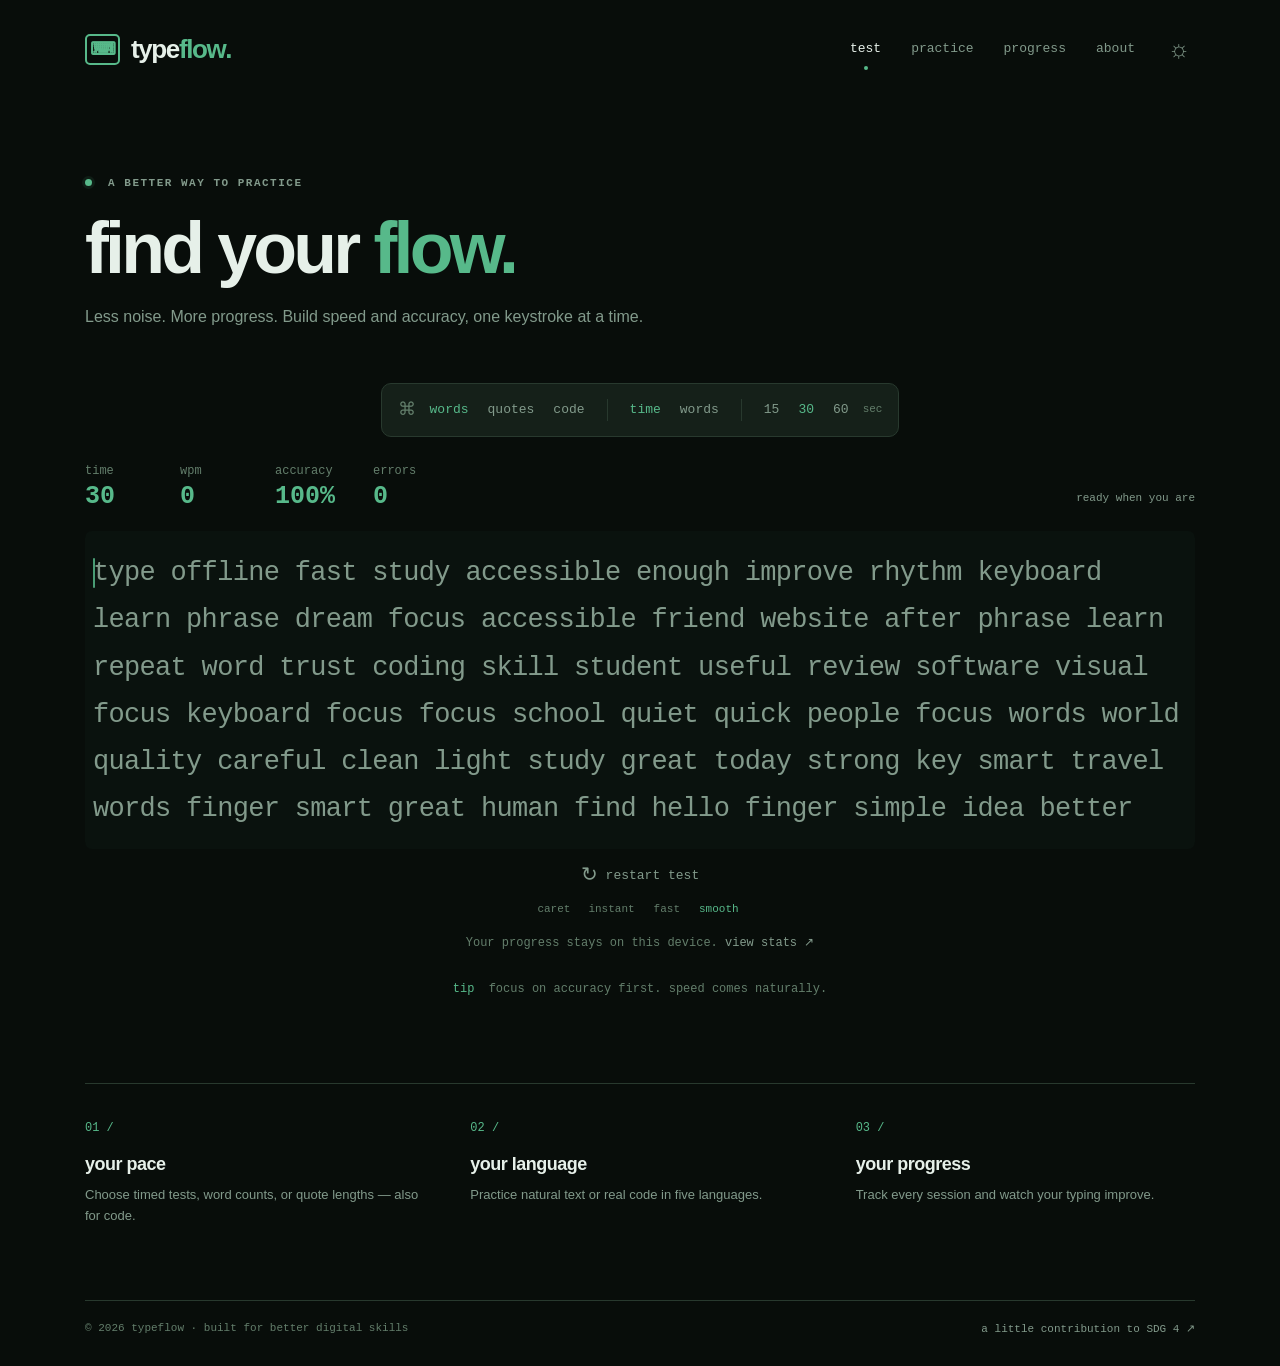
<file: index.html>
<!doctype html>
<html lang="en">
<head>
  <meta charset="utf-8">
  <meta name="viewport" content="width=device-width,initial-scale=1">
  <meta name="theme-color" content="#080d0a">
  <meta name="description" content="TypeFlow: a quiet place to practice touch typing and code typing. Track speed, accuracy, and improvement.">
  <title>TypeFlow — Find your flow.</title>
  <link rel="stylesheet" href="assets/style.css">
  <script defer src="assets/app.js"></script>
</head>
<body data-page="test">
  <div class="site-shell">
    <header class="site-header">
      <a class="brand" href="index.html" aria-label="TypeFlow home"><span class="brand-mark" aria-hidden="true">⌨</span>type<span class="accent">flow</span><span class="brand-period">.</span></a>
      <nav class="main-nav" aria-label="Main navigation">
        <a href="index.html" class="nav-link active" aria-current="page">test</a>
        <a href="practice.html" class="nav-link">practice</a>
        <a href="progress.html" class="nav-link">progress</a>
        <a href="about.html" class="nav-link">about</a>
      </nav>
      <button class="theme-toggle" type="button" data-theme-toggle aria-label="Switch color theme" title="Switch color theme">☼</button>
    </header>

    <main>
      <div class="intro intro-test"><p class="eyebrow"><span class="online-dot"></span> a better way to practice</p><h1>find your <em>flow.</em></h1><p>Less noise. More progress. Build speed and accuracy, one keystroke at a time.</p></div>

      <section class="test-app" aria-label="Typing test">
        <div class="settings-bar">
          <div class="settings-cluster" role="group" aria-label="Text type">
            <span class="settings-icon" aria-hidden="true">⌘</span>
            <button class="setting selected" type="button" data-mode="words" aria-pressed="true">words</button>
            <button class="setting" type="button" data-mode="quotes" aria-pressed="false">quotes</button>
            <button class="setting" type="button" data-mode="code" aria-pressed="false">code</button>
          </div>
          <div class="settings-divider" id="test-type-divider" aria-hidden="true"></div>
          <div class="settings-cluster" id="test-type-options" role="group" aria-label="Test type">
            <button class="setting selected" type="button" data-test-type="time" aria-pressed="true">time</button>
            <button class="setting" type="button" data-test-type="words" aria-pressed="false">words</button>
          </div>
          <div class="settings-divider" id="test-length-divider" aria-hidden="true"></div>
          <div class="settings-cluster" id="time-options" role="group" aria-label="Test duration">
            <button class="setting" type="button" data-duration="15" aria-pressed="false">15</button>
            <button class="setting selected" type="button" data-duration="30" aria-pressed="true">30</button>
            <button class="setting" type="button" data-duration="60" aria-pressed="false">60</button>
            <span class="settings-suffix">sec</span>
          </div>
          <div class="settings-cluster hidden" id="word-options" role="group" aria-label="Number of words">
            <button class="setting" type="button" data-word-goal="10" aria-pressed="false">10</button>
            <button class="setting selected" type="button" data-word-goal="25" aria-pressed="true">25</button>
            <button class="setting" type="button" data-word-goal="50" aria-pressed="false">50</button>
            <button class="setting" type="button" data-word-goal="100" aria-pressed="false">100</button>
            <span class="settings-suffix">words</span>
          </div>
          <div class="settings-cluster hidden quote-options" id="quote-options" role="group" aria-label="Quote length">
            <button class="setting" type="button" data-quote-length="all" aria-pressed="false">all</button>
            <button class="setting" type="button" data-quote-length="short" aria-pressed="false">short</button>
            <button class="setting selected" type="button" data-quote-length="medium" aria-pressed="true">medium</button>
            <button class="setting" type="button" data-quote-length="long" aria-pressed="false">long</button>
            <button class="setting" type="button" data-quote-length="thicc" aria-pressed="false" title="Extra-long passages (601+ characters)">thicc</button>
          </div>
        </div>

        <div class="language-picker hidden" id="language-picker" role="group" aria-label="Programming language">
          <span>language</span>
          <button data-language="javascript" class="lang-chip selected" aria-pressed="true" type="button">JavaScript</button>
          <button data-language="python" class="lang-chip" aria-pressed="false" type="button">Python</button>
          <button data-language="cpp" class="lang-chip" aria-pressed="false" type="button">C++</button>
          <button data-language="html" class="lang-chip" aria-pressed="false" type="button">HTML</button>
          <button data-language="css" class="lang-chip" aria-pressed="false" type="button">CSS</button>
        </div>

        <div class="live-stats" aria-live="off">
          <div class="live-stat"><span id="timer-label">time</span><strong id="timer">30</strong></div>
          <div class="live-stat"><span>wpm</span><strong id="wpm">0</strong></div>
          <div class="live-stat"><span>accuracy</span><strong id="accuracy">100%</strong></div>
          <div class="live-stat"><span>errors</span><strong id="errors">0</strong></div>
          <div class="live-stat hidden" id="words-stat"><span>words</span><strong id="words-progress">0 / 25</strong></div>
          <span class="typing-status" id="typing-status">ready when you are</span>
        </div>

        <div class="typing-stage" id="typing-stage" role="group" aria-label="Typing area; click to type">
          <div class="typing-text" id="typing-text" aria-hidden="true"></div>
          <textarea id="typing-input" class="typing-input" rows="4" aria-label="Type the displayed text here" autocomplete="off" autocorrect="off" autocapitalize="off" spellcheck="false"></textarea>
          <div class="stage-overlay" id="stage-overlay" aria-hidden="true"><span class="overlay-key">⌨</span> click here or start typing</div>
        </div>

        <div class="stage-actions">
          <button type="button" id="restart-button" class="reset-button" title="Restart typing test"><span aria-hidden="true">↻</span> restart test</button>
          <div class="caret-controls" role="group" aria-label="Caret movement speed">
            <span>caret</span>
            <button type="button" data-caret-motion="instant" aria-pressed="false" title="No animation, position updates instantly">instant</button>
            <button type="button" class="selected" data-caret-motion="fast" aria-pressed="true" title="Responsive motion with a very short transition">fast</button>
            <button type="button" data-caret-motion="smooth" aria-pressed="false" title="More noticeable smoothing">smooth</button>
          </div>
          <p class="microcopy">Your progress stays on this device. <a href="progress.html">view stats ↗</a></p>
        </div>
        <div class="shortcuts"><span>tip</span> <span id="typing-tip" class="typing-tip-text">focus on accuracy first. speed comes naturally.</span></div>
      </section>

      <section class="feature-row" aria-label="TypeFlow features">
        <div><span class="feature-number">01 /</span><h2>your pace</h2><p>Choose timed tests, word counts, or quote lengths — also for code.</p></div>
        <div><span class="feature-number">02 /</span><h2>your language</h2><p>Practice natural text or real code in five languages.</p></div>
        <div><span class="feature-number">03 /</span><h2>your progress</h2><p>Track every session and watch your typing improve.</p></div>
      </section>
    </main>
    <footer class="site-footer"><span>© 2026 typeflow · built for better digital skills</span><a href="about.html">a little contribution to SDG 4 ↗</a></footer>
  </div>

  <div class="modal-backdrop hidden" id="result-modal" role="dialog" aria-modal="true" aria-labelledby="result-title">
    <div class="result-card"><button class="close-modal" id="close-result" type="button" aria-label="Close results">×</button>
      <p class="eyebrow">SESSION COMPLETE</p><h2 id="result-title">nice flow.</h2><p class="result-subtitle">Another step forward. Keep going. <span id="result-context"></span></p>
      <div class="result-metrics"><div><span>wpm</span><strong id="result-wpm">0</strong></div><div><span>accuracy</span><strong id="result-accuracy">100%</strong></div><div><span>errors</span><strong id="result-errors">0</strong></div></div>
      <div class="result-buttons"><button class="primary-button" id="try-again" type="button">try again ↻</button><a class="outline-button" href="progress.html">see progress ↗</a></div>
    </div>
  </div>
</body>
</html>
</file>
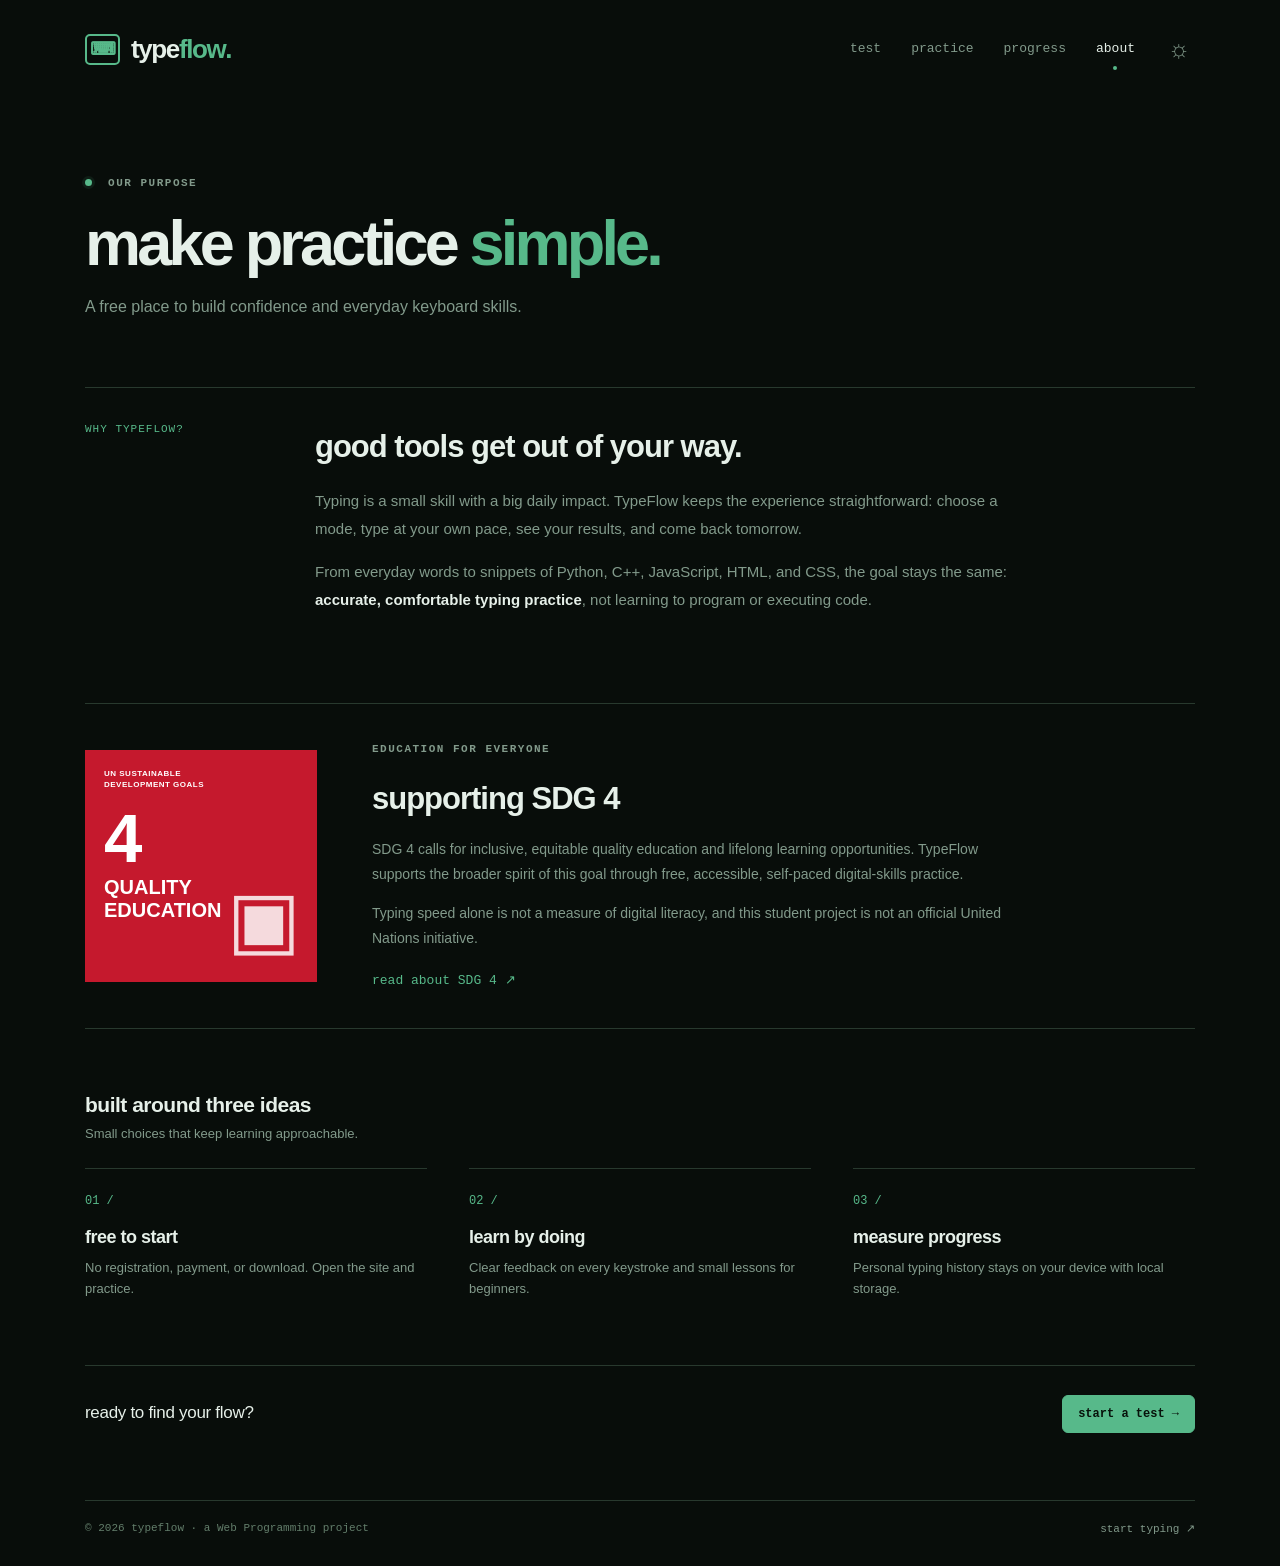
<file: about.html>
<!doctype html>
<html lang="en"><head><meta charset="utf-8"><meta name="viewport" content="width=device-width,initial-scale=1"><meta name="theme-color" content="#080d0a"><meta name="description" content="About TypeFlow and its educational connection to UN SDG 4."><title>TypeFlow — About</title><link rel="stylesheet" href="assets/style.css"><script defer src="assets/app.js"></script></head><body data-page="about"><div class="site-shell"><header class="site-header"><a class="brand" href="index.html" aria-label="TypeFlow home"><span class="brand-mark" aria-hidden="true">⌨</span>type<span class="accent">flow</span><span class="brand-period">.</span></a><nav class="main-nav" aria-label="Main navigation"><a href="index.html" class="nav-link">test</a><a href="practice.html" class="nav-link">practice</a><a href="progress.html" class="nav-link">progress</a><a href="about.html" class="nav-link active" aria-current="page">about</a></nav><button class="theme-toggle" type="button" data-theme-toggle aria-label="Switch color theme">☼</button></header>
<main><div class="intro inner-intro"><p class="eyebrow"><span class="online-dot"></span> our purpose</p><h1>make practice <em>simple.</em></h1><p>A free place to build confidence and everyday keyboard skills.</p></div>
<section class="manifesto"><span class="manifesto-label">WHY TYPEFLOW?</span><div><h2>good tools get out of your way.</h2><p>Typing is a small skill with a big daily impact. TypeFlow keeps the experience straightforward: choose a mode, type at your own pace, see your results, and come back tomorrow.</p><p>From everyday words to snippets of Python, C++, JavaScript, HTML, and CSS, the goal stays the same: <strong>accurate, comfortable typing practice</strong>, not learning to program or executing code.</p></div></section>
<section class="sdg-section"><div class="sdg-tile"><span>UN SUSTAINABLE<br>DEVELOPMENT GOALS</span><strong>4</strong><b>QUALITY<br>EDUCATION</b><span class="sdg-graphic" aria-hidden="true">▣</span></div><div><p class="eyebrow">EDUCATION FOR EVERYONE</p><h2>supporting SDG 4</h2><p>SDG 4 calls for inclusive, equitable quality education and lifelong learning opportunities. TypeFlow supports the broader spirit of this goal through free, accessible, self-paced digital-skills practice.</p><p>Typing speed alone is not a measure of digital literacy, and this student project is not an official United Nations initiative.</p><a class="text-link" href="https://sdgs.un.org/goals/goal4" rel="noopener noreferrer" target="_blank">read about SDG 4 ↗</a></div></section>
<section class="section-heading about-heading"><div><h2>built around three ideas</h2><p>Small choices that keep learning approachable.</p></div></section><div class="principles"><div><span>01 /</span><h3>free to start</h3><p>No registration, payment, or download. Open the site and practice.</p></div><div><span>02 /</span><h3>learn by doing</h3><p>Clear feedback on every keystroke and small lessons for beginners.</p></div><div><span>03 /</span><h3>measure progress</h3><p>Personal typing history stays on your device with local storage.</p></div></div>
<div class="bottom-cta"><p>ready to find your flow?</p><a class="primary-button" href="index.html">start a test →</a></div>
</main><footer class="site-footer"><span>© 2026 typeflow · a Web Programming project</span><a href="index.html">start typing ↗</a></footer></div></body></html>
</file>
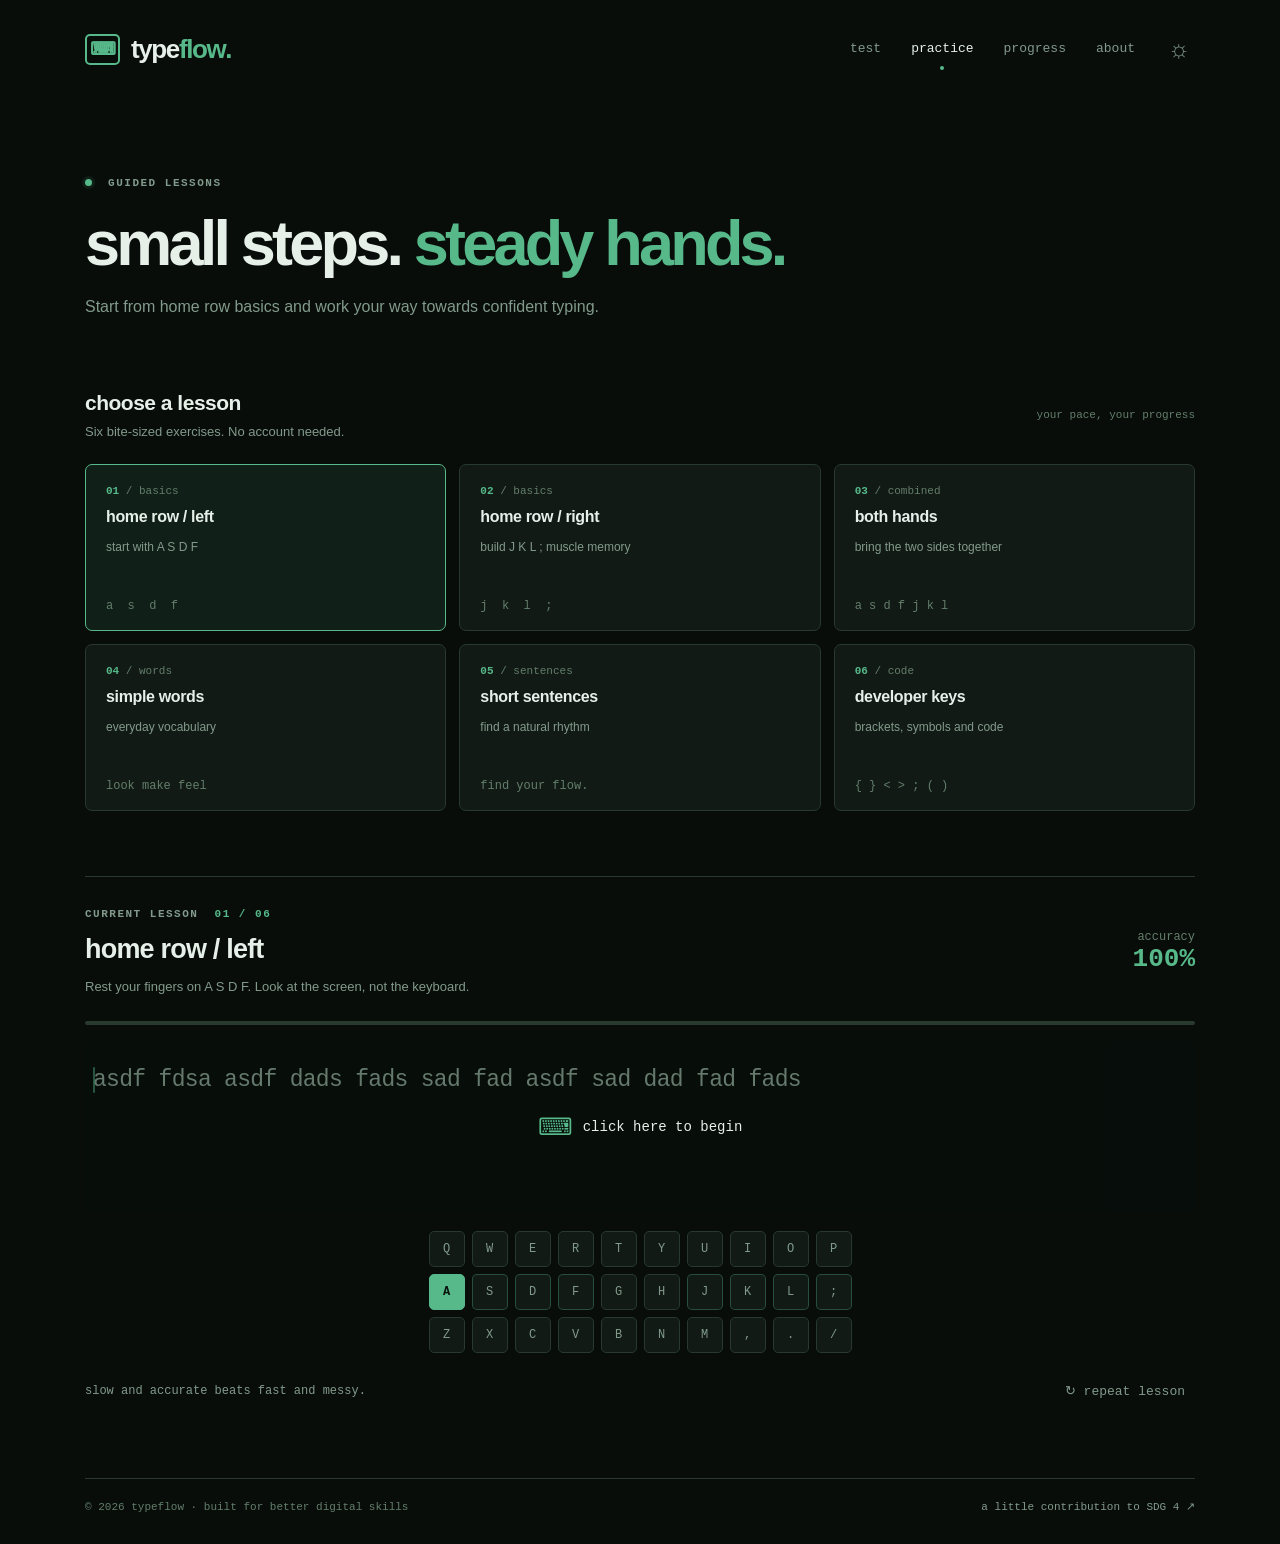
<file: practice.html>
<!doctype html>
<html lang="en"><head><meta charset="utf-8"><meta name="viewport" content="width=device-width,initial-scale=1"><meta name="theme-color" content="#080d0a"><meta name="description" content="Learn touch typing with free TypeFlow guided keyboard lessons."><title>TypeFlow — Practice</title><link rel="stylesheet" href="assets/style.css"><script defer src="assets/app.js"></script></head>
<body data-page="practice"><div class="site-shell"><header class="site-header"><a class="brand" href="index.html" aria-label="TypeFlow home"><span class="brand-mark" aria-hidden="true">⌨</span>type<span class="accent">flow</span><span class="brand-period">.</span></a><nav class="main-nav" aria-label="Main navigation"><a href="index.html" class="nav-link">test</a><a href="practice.html" class="nav-link active" aria-current="page">practice</a><a href="progress.html" class="nav-link">progress</a><a href="about.html" class="nav-link">about</a></nav><button class="theme-toggle" type="button" data-theme-toggle aria-label="Switch color theme">☼</button></header>
<main><div class="intro inner-intro"><p class="eyebrow"><span class="online-dot"></span> guided lessons</p><h1>small steps. <em>steady hands.</em></h1><p>Start from home row basics and work your way towards confident typing.</p></div>
<section class="section-heading"><div><h2>choose a lesson</h2><p>Six bite-sized exercises. No account needed.</p></div><span class="quiet-tag">your pace, your progress</span></section>
<div class="lesson-grid">
<button class="lesson-card selected" data-lesson="0" type="button"><span class="lesson-count">01 <span>/ basics</span></span><strong>home row / left</strong><small>start with A S D F</small><span class="lesson-sample">a &nbsp;s &nbsp;d &nbsp;f</span></button>
<button class="lesson-card" data-lesson="1" type="button"><span class="lesson-count">02 <span>/ basics</span></span><strong>home row / right</strong><small>build J K L ; muscle memory</small><span class="lesson-sample">j &nbsp;k &nbsp;l &nbsp;;</span></button>
<button class="lesson-card" data-lesson="2" type="button"><span class="lesson-count">03 <span>/ combined</span></span><strong>both hands</strong><small>bring the two sides together</small><span class="lesson-sample">a s d f j k l</span></button>
<button class="lesson-card" data-lesson="3" type="button"><span class="lesson-count">04 <span>/ words</span></span><strong>simple words</strong><small>everyday vocabulary</small><span class="lesson-sample">look make feel</span></button>
<button class="lesson-card" data-lesson="4" type="button"><span class="lesson-count">05 <span>/ sentences</span></span><strong>short sentences</strong><small>find a natural rhythm</small><span class="lesson-sample">find your flow.</span></button>
<button class="lesson-card" data-lesson="5" type="button"><span class="lesson-count">06 <span>/ code</span></span><strong>developer keys</strong><small>brackets, symbols and code</small><span class="lesson-sample">{ } &lt; &gt; ; ( )</span></button>
</div>
<section class="lesson-workspace" aria-label="Practice lesson"><div class="workspace-heading"><div><p class="eyebrow">CURRENT LESSON <span id="practice-level">01 / 06</span></p><h2 id="practice-title">home row / left</h2><p id="practice-description">Rest your fingers on A S D F. Look at the screen, not the keyboard.</p></div><div class="lesson-score"><span>accuracy</span><strong id="practice-accuracy">100%</strong></div></div><div class="progress-track"><div id="practice-progress" class="progress-fill"></div></div>
<div class="typing-stage practice-stage" id="lesson-stage" role="group" aria-label="Lesson typing area"><div class="typing-text practice-text" id="lesson-text" aria-hidden="true"></div><textarea class="typing-input" id="lesson-input" aria-label="Type the lesson text here" autocomplete="off" autocorrect="off" autocapitalize="off" spellcheck="false"></textarea><div class="stage-overlay" id="lesson-overlay" aria-hidden="true"><span class="overlay-key">⌨</span> click here to begin</div></div>
<div class="keyboard" id="keyboard" aria-hidden="true"></div><div class="lesson-bottom"><span id="lesson-message">slow and accurate beats fast and messy.</span><button class="reset-button" type="button" id="reset-lesson">↻ repeat lesson</button></div></section>
</main><footer class="site-footer"><span>© 2026 typeflow · built for better digital skills</span><a href="about.html">a little contribution to SDG 4 ↗</a></footer></div></body></html>
</file>
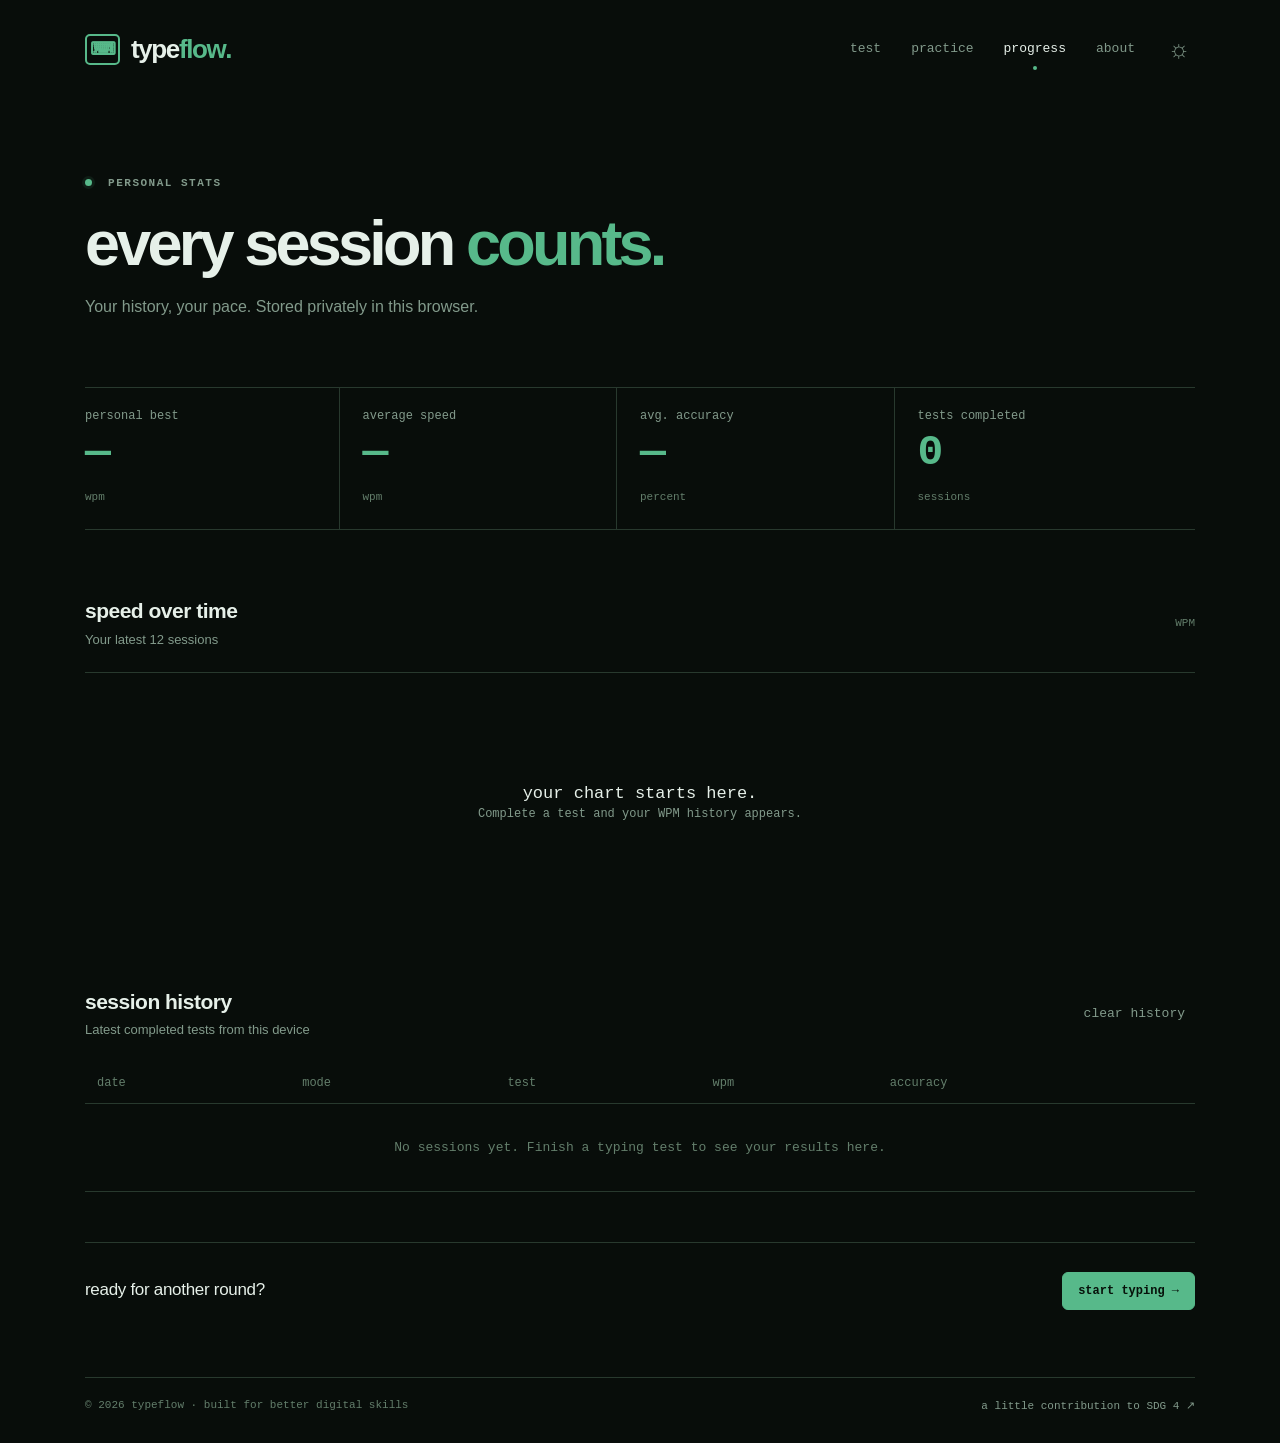
<file: progress.html>
<!doctype html>
<html lang="en"><head><meta charset="utf-8"><meta name="viewport" content="width=device-width,initial-scale=1"><meta name="theme-color" content="#080d0a"><meta name="description" content="Review your typing speed, accuracy and results stored on your device."><title>TypeFlow — Progress</title><link rel="stylesheet" href="assets/style.css"><script defer src="assets/app.js"></script></head><body data-page="progress"><div class="site-shell"><header class="site-header"><a class="brand" href="index.html" aria-label="TypeFlow home"><span class="brand-mark" aria-hidden="true">⌨</span>type<span class="accent">flow</span><span class="brand-period">.</span></a><nav class="main-nav" aria-label="Main navigation"><a href="index.html" class="nav-link">test</a><a href="practice.html" class="nav-link">practice</a><a href="progress.html" class="nav-link active" aria-current="page">progress</a><a href="about.html" class="nav-link">about</a></nav><button class="theme-toggle" type="button" data-theme-toggle aria-label="Switch color theme">☼</button></header>
<main><div class="intro inner-intro"><p class="eyebrow"><span class="online-dot"></span> personal stats</p><h1>every session <em>counts.</em></h1><p>Your history, your pace. Stored privately in this browser.</p></div>
<div class="summary-grid"><div class="summary-stat"><span>personal best</span><strong id="best-wpm">—</strong><small>wpm</small></div><div class="summary-stat"><span>average speed</span><strong id="average-wpm">—</strong><small>wpm</small></div><div class="summary-stat"><span>avg. accuracy</span><strong id="average-accuracy">—</strong><small>percent</small></div><div class="summary-stat"><span>tests completed</span><strong id="total-tests">0</strong><small>sessions</small></div></div>
<section class="chart-section"><div class="section-heading"><div><h2>speed over time</h2><p>Your latest 12 sessions</p></div><span class="quiet-tag">WPM</span></div><div id="speed-chart" class="chart-body" role="img" aria-label="Typing speed over recent sessions"></div></section>
<section class="history-section"><div class="section-heading"><div><h2>session history</h2><p>Latest completed tests from this device</p></div><button id="clear-history" type="button" class="reset-button">clear history</button></div><div class="table-scroll"><table><thead><tr><th>date</th><th>mode</th><th>test</th><th>wpm</th><th>accuracy</th></tr></thead><tbody id="history-rows"></tbody></table></div></section>
<div class="bottom-cta"><p>ready for another round?</p><a class="primary-button" href="index.html">start typing →</a></div>
</main><footer class="site-footer"><span>© 2026 typeflow · built for better digital skills</span><a href="about.html">a little contribution to SDG 4 ↗</a></footer></div></body></html>
</file>
<file: assets/style.css>
/* TypeFlow — original minimalist visual system inspired by distraction-free typing tools. */
:root {
  color-scheme:dark;
  --bg:#080d0a; --panel:#111a15; --panel-alt:#152019; --line:#28392e;
  --text:#e6f0e9; --soft:#b2c8ba; --muted:#829a8b; --faint:#637e6b;
  --accent:#57b98a; --accent-tint:#57b98a1a; --good:#57b98a; --bad:#f08c94;
  --mono:ui-monospace,SFMono-Regular,Consolas,"Liberation Mono",monospace;
  --sans:Inter,-apple-system,BlinkMacSystemFont,"Segoe UI",Arial,sans-serif;
}
*,*::before,*::after{box-sizing:border-box}
html{scroll-behavior:smooth}
body{margin:0;min-height:100vh;background:var(--bg);color:var(--text);font-family:var(--sans);line-height:1.55;transition:background-color .2s,color .2s}
button,textarea{font:inherit}button{cursor:pointer}button:disabled{cursor:default}
a{color:inherit}a:focus-visible,button:focus-visible,textarea:focus-visible{outline:2px solid var(--accent);outline-offset:4px}
.site-shell{width:min(100% - 64px,1110px);min-height:100vh;margin:0 auto;display:flex;flex-direction:column}
.site-header{display:flex;align-items:center;justify-content:space-between;gap:28px;padding:30px 0 23px}
.brand{font-size:26px;letter-spacing:-1.4px;text-decoration:none;font-weight:780;display:inline-flex;align-items:center;white-space:nowrap;line-height:1}
.brand-mark{display:inline-flex;justify-content:center;align-items:center;margin-right:11px;width:35px;height:31px;border:2px solid var(--accent);color:var(--accent);font-size:18px;border-radius:5px;line-height:1}
.brand .accent,.brand-period{color:var(--accent)}
.main-nav{display:flex;align-items:center;gap:30px;margin-left:auto}
.nav-link{font-family:var(--mono);font-size:13px;text-decoration:none;color:var(--muted);transition:color .15s}
.nav-link:hover,.nav-link.active{color:var(--text)}
.nav-link.active{position:relative}.nav-link.active::after{content:"";position:absolute;width:4px;height:4px;border-radius:50%;background:var(--accent);left:50%;bottom:-11px;transform:translateX(-50%)}
.theme-toggle{border:0;background:transparent;color:var(--muted);font-size:24px;line-height:1;padding:7px 4px;min-width:32px}.theme-toggle:hover{color:var(--accent)}
main{flex:1}
.intro{margin:84px 0 54px}.intro-test{margin-bottom:53px}
.intro .eyebrow,.eyebrow{font:600 11px/1.5 var(--mono);letter-spacing:1.5px;text-transform:uppercase;color:var(--muted);margin:0 0 17px}
.online-dot{display:inline-block;margin-right:8px;width:7px;height:7px;border-radius:50%;background:var(--good);box-shadow:0 0 0 3px #57b98a18}
h1{font-size:clamp(44px,5.6vw,72px);line-height:1.11;letter-spacing:-3.8px;font-weight:720;margin:0 0 17px}h1 em{font-style:normal;color:var(--accent)}
.intro>p:last-child{font-size:16px;color:var(--muted);margin:0;max-width:670px}
.settings-bar{display:flex;align-items:center;gap:24px;width:max-content;max-width:100%;flex-wrap:wrap;padding:12px 16px;margin:0 auto 20px;background:var(--panel-alt);border:1px solid var(--line);border-radius:10px;font-family:var(--mono)}
.settings-cluster{display:flex;align-items:center;gap:11px}
.settings-icon{font-size:18px;color:var(--faint);line-height:1}.settings-divider{width:1px;height:22px;background:var(--line)}
.setting,.lang-chip{padding:4px 5px;background:none;border:0;font-family:var(--mono);font-size:13px;color:var(--muted);border-radius:3px;transition:color .15s,background-color .15s}
.setting:hover,.lang-chip:hover{color:var(--text)}.setting.selected,.lang-chip.selected{color:var(--accent)}.settings-suffix{font-size:11px;color:var(--faint)}
.language-picker{display:flex;flex-wrap:wrap;align-items:center;justify-content:center;gap:9px;margin:0 0 17px;font-family:var(--mono)}.language-picker>span{font-size:11px;color:var(--faint);margin-right:6px}.lang-chip{border:1px solid var(--line);padding:5px 9px;font-size:11px}.lang-chip.selected{border-color:var(--accent);background:var(--accent-tint)}.hidden{display:none!important}
.live-stats{display:flex;align-items:flex-end;gap:38px;margin:23px 0 17px;min-height:54px}
.live-stat{display:flex;flex-direction:column;gap:0;min-width:57px}.live-stat>span{font-family:var(--mono);color:var(--faint);font-size:12px}.live-stat strong{font-family:var(--mono);font-weight:600;font-size:25px;line-height:1.35;color:var(--accent)}
.typing-status{font-family:var(--mono);font-size:11px;color:var(--muted);margin-left:auto;padding-bottom:7px}
.typing-stage{position:relative;overflow:hidden;min-height:276px;border-radius:7px;padding:19px 8px 24px;cursor:text;transition:background .17s}
.typing-stage:focus-within{background:#57b98a07}
.typing-text{font:500 27px/1.75 var(--mono);letter-spacing:-.7px;color:var(--muted);white-space:pre-wrap;overflow-wrap:anywhere;max-height:275px;overflow-y:auto;scrollbar-width:thin;scrollbar-color:var(--line) transparent;user-select:none}
.typing-text.code-text{font-size:18px;letter-spacing:0;line-height:1.85;max-height:310px;tab-size:2;overflow-wrap:normal}
.typing-text .char{white-space:pre-wrap}.typing-text .char.correct{color:var(--text)}.typing-text .char.incorrect{color:var(--bad);background:#f08c941a;border-radius:2px}
.typing-text{position:relative}
.flow-caret{position:absolute;left:0;top:0;width:2px;border-radius:999px;background:var(--accent);opacity:.83;pointer-events:none;z-index:1;will-change:transform;transition:transform 48ms cubic-bezier(.18,.85,.28,1),height 48ms ease,opacity 120ms ease;box-shadow:0 0 8px #57b98a26}
.flow-caret.no-transition{transition:none}
.flow-caret[hidden]{display:none}
.typing-stage:not(.is-active) .flow-caret{opacity:.55}
.typing-input{position:absolute;inset:0;width:100%;height:100%;border:0;opacity:0;z-index:2;resize:none;cursor:text;font-size:16px;color:transparent;background:transparent;overflow:hidden;outline:none!important}
.stage-overlay{z-index:3;pointer-events:none;position:absolute;inset:0;display:flex;align-items:center;justify-content:center;gap:10px;background:color-mix(in srgb,var(--bg) 23%,transparent);color:var(--text);font:500 14px var(--mono);opacity:1;transition:opacity .15s}
.typing-stage.is-active .stage-overlay,.typing-stage.is-done .stage-overlay{opacity:0}.overlay-key{color:var(--accent);font-size:24px}
.stage-actions{display:flex;align-items:center;justify-content:center;flex-direction:column;gap:17px;margin:6px 0 32px}
.reset-button{background:transparent;border:0;color:var(--muted);font:500 13px var(--mono);padding:7px 10px}.reset-button:hover{color:var(--accent)}
.reset-button>span{font-size:20px;vertical-align:-2px}.reset-button kbd{font:10px var(--mono);padding:3px 5px;background:var(--panel-alt);border-radius:3px;color:var(--faint)}
.microcopy,.shortcuts{font:12px var(--mono);color:var(--faint);text-align:center;margin:0}.microcopy a{text-decoration:none;color:var(--muted)}.microcopy a:hover{color:var(--accent)}
.shortcuts{margin:0 0 87px}.shortcuts span{color:var(--accent);margin-right:7px}
.feature-row{display:grid;grid-template-columns:repeat(3,1fr);gap:46px;border-top:1px solid var(--line);padding:30px 0 73px}
.feature-number,.principles>div>span{font:12px var(--mono);color:var(--accent)}.feature-row h2,.principles h3{font-size:18px;font-weight:650;margin:12px 0 5px;letter-spacing:-.5px}.feature-row p,.principles p{font-size:13px;line-height:1.65;color:var(--muted);margin:0}
.site-footer{border-top:1px solid var(--line);padding:21px 0 31px;display:flex;align-items:center;justify-content:space-between;gap:15px;color:var(--faint);font:11px var(--mono)}.site-footer a{color:var(--muted);text-decoration:none}.site-footer a:hover{color:var(--accent)}
.modal-backdrop{position:fixed;inset:0;background:#050906ea;display:flex;justify-content:center;align-items:center;padding:24px;z-index:15}
.result-card{position:relative;width:min(100%,490px);background:var(--panel);border:1px solid var(--line);border-radius:12px;padding:38px 37px;box-shadow:0 28px 75px #0006}.close-modal{position:absolute;right:20px;top:16px;border:0;background:none;color:var(--faint);font-size:26px}.close-modal:hover{color:var(--text)}
.result-card h2{font-size:36px;letter-spacing:-1.7px;margin:0;color:var(--accent)}.result-subtitle{color:var(--muted);font-size:14px;margin:7px 0 26px}
.result-metrics{display:grid;grid-template-columns:repeat(3,1fr);border-top:1px solid var(--line);border-bottom:1px solid var(--line);margin-bottom:25px}.result-metrics>div{padding:20px 0}.result-metrics span{display:block;color:var(--muted);font:12px var(--mono)}.result-metrics strong{font:600 28px var(--mono);color:var(--text)}
.result-buttons{display:flex;gap:10px}.primary-button,.outline-button{display:inline-flex;align-items:center;justify-content:center;padding:11px 15px;border-radius:6px;font:600 12px var(--mono);text-decoration:none;border:1px solid var(--accent);white-space:nowrap}.primary-button{background:var(--accent);color:#07110a}.primary-button:hover{filter:brightness(1.08)}.outline-button{background:transparent;color:var(--text);border-color:var(--line)}.outline-button:hover{border-color:var(--accent)}
/* practice */
.inner-intro{margin-bottom:67px}.inner-intro h1{font-size:clamp(39px,5vw,63px)}
.section-heading{display:flex;align-items:center;justify-content:space-between;gap:20px;margin-bottom:22px}.section-heading h2{font-size:21px;letter-spacing:-.5px;font-weight:650;margin:0 0 2px}.section-heading p{font-size:13px;color:var(--muted);margin:0}.quiet-tag{font:11px var(--mono);color:var(--faint)}
.lesson-grid{display:grid;grid-template-columns:repeat(3,1fr);gap:13px;margin-bottom:65px}.lesson-card{min-height:167px;text-align:left;display:flex;flex-direction:column;padding:20px 20px 17px;gap:8px;border:1px solid var(--line);border-radius:7px;background:var(--panel);color:var(--text);transition:border-color .18s,transform .18s}.lesson-card:hover{border-color:var(--muted);transform:translateY(-2px)}.lesson-card.selected{border-color:var(--accent);background:var(--accent-tint)}.lesson-count{font:600 11px var(--mono);color:var(--accent)}.lesson-count span{font-weight:400;color:var(--faint)}.lesson-card strong{font-size:16px;letter-spacing:-.35px}.lesson-card small{font-size:12px;color:var(--muted)}.lesson-sample{margin-top:auto;font:12px var(--mono);color:var(--faint)}
.lesson-workspace{border-top:1px solid var(--line);margin-bottom:72px;padding-top:29px}.workspace-heading{display:flex;align-items:center;justify-content:space-between;gap:20px}.workspace-heading .eyebrow{margin-bottom:7px}.workspace-heading .eyebrow span{color:var(--accent);margin-left:8px}.workspace-heading h2{font-size:27px;letter-spacing:-.8px;margin:0 0 6px}.workspace-heading p:last-child{margin:0;font-size:13px;color:var(--muted)}.lesson-score{text-align:right}.lesson-score>span{display:block;color:var(--faint);font:12px var(--mono)}.lesson-score strong{font:600 26px var(--mono);color:var(--accent)}
.progress-track{height:4px;background:var(--line);margin-top:24px;border-radius:6px;overflow:hidden}.progress-fill{height:100%;width:0;background:var(--accent);border-radius:5px;transition:width .12s}
.practice-stage{min-height:172px;margin:16px 0 8px}.practice-text{max-height:165px;font-size:23px}
.keyboard{display:flex;align-items:center;flex-direction:column;gap:7px;padding:10px 0 23px}.keyboard-row{display:flex;gap:7px}.keyboard-key{display:grid;place-items:center;width:36px;height:36px;border:1px solid var(--line);border-radius:5px;background:var(--panel);font:12px var(--mono);color:var(--muted)}.keyboard-key.home{border-color:#57b98a55}.keyboard-key.next{color:#07110a;background:var(--accent);border-color:var(--accent);font-weight:700}
.lesson-bottom{display:flex;align-items:center;justify-content:space-between;color:var(--muted);font:12px var(--mono);gap:12px}
/* progress */
.summary-grid{display:grid;grid-template-columns:repeat(4,1fr);border-top:1px solid var(--line);border-bottom:1px solid var(--line);margin-bottom:65px}.summary-stat{padding:21px 21px 21px 0}.summary-stat:not(:last-child){border-right:1px solid var(--line);margin-right:23px}.summary-stat>span{display:block;color:var(--muted);font:12px var(--mono)}.summary-stat strong{display:block;color:var(--accent);font:600 43px/1.4 var(--mono)}.summary-stat small{font:11px var(--mono);color:var(--faint)}
.chart-section{margin-bottom:65px}.chart-body{min-height:240px;padding:20px 0 8px;border-top:1px solid var(--line)}.chart-svg{display:block;width:100%;height:235px;color:var(--muted)}.chart-empty{min-height:220px;display:flex;flex-direction:column;justify-content:center;align-items:center;gap:4px;color:var(--muted);font:12px var(--mono)}.chart-empty strong{font-size:17px;font-weight:500;color:var(--text)}
.history-section{margin-bottom:50px}.table-scroll{overflow:auto}table{border-collapse:collapse;width:100%;text-align:left;font:13px var(--mono)}th{color:var(--faint);font-weight:500;text-transform:lowercase;font-size:12px;padding:13px 12px;border-bottom:1px solid var(--line)}td{padding:14px 12px;border-bottom:1px solid var(--line);color:var(--soft)}td strong{color:var(--accent)}td.history-empty{text-align:center;color:var(--faint);padding:36px 12px}
.bottom-cta{border-top:1px solid var(--line);padding:29px 0 67px;display:flex;align-items:center;justify-content:space-between;gap:15px}.bottom-cta p{font-size:17px;letter-spacing:-.3px;margin:0}
/* about */
.manifesto{display:grid;grid-template-columns:200px 1fr;gap:30px;border-top:1px solid var(--line);padding-top:35px;margin-bottom:75px}.manifesto-label{font:11px var(--mono);color:var(--accent);letter-spacing:1px}.manifesto h2{font-size:31px;font-weight:650;letter-spacing:-1px;margin:0 0 16px}.manifesto p{max-width:720px;color:var(--muted);font-size:15px;line-height:1.85}.manifesto strong{color:var(--text);font-weight:600}
.sdg-section{display:grid;grid-template-columns:232px 1fr;gap:55px;align-items:center;border-top:1px solid var(--line);border-bottom:1px solid var(--line);padding:37px 0;margin-bottom:60px}.sdg-tile{background:#c5192d;color:white;aspect-ratio:1/1;display:flex;flex-direction:column;padding:19px;position:relative;overflow:hidden}.sdg-tile>span:first-child{font:bold 8px/1.3 var(--sans);letter-spacing:.5px}.sdg-tile>strong{font:bold 69px/.95 var(--sans);margin-top:16px}.sdg-tile>b{font:bold 20px/1.15 var(--sans);margin-top:4px}.sdg-graphic{position:absolute;right:16px;bottom:2px;font-size:78px;opacity:.84}.sdg-section h2{font-size:31px;margin:0 0 13px;letter-spacing:-1px}.sdg-section p:not(.eyebrow){color:var(--muted);font-size:14px;line-height:1.8;max-width:650px}.text-link{display:inline-block;text-decoration:none;color:var(--accent);font:13px var(--mono);margin-top:6px}.text-link:hover{text-decoration:underline}.about-heading{margin-bottom:24px}.principles{display:grid;grid-template-columns:repeat(3,1fr);gap:42px;margin-bottom:65px}.principles>div{border-top:1px solid var(--line);padding-top:18px}
/* light appearance */
body.light{color-scheme:light;--bg:#f0f6f1;--panel:#e7f0e8;--panel-alt:#e1ece3;--line:#cad9cd;--text:#1a2c20;--soft:#435c4c;--muted:#607a68;--faint:#7e9686;--accent:#287a53;--accent-tint:#287a5316;--good:#287a53;--bad:#bc515b}
body.light .typing-stage:focus-within{background:#287a5309}body.light .typing-text .char.incorrect{background:#bc515b18}
body.light .stage-overlay{background:color-mix(in srgb,var(--bg) 26%,transparent)}body.light .primary-button{color:#fff}
/* responsive */
@media (max-width:760px){.site-shell{width:min(100% - 36px,1110px)}.site-header{gap:15px;flex-wrap:wrap}.main-nav{order:3;flex-basis:100%;justify-content:space-between;gap:14px;margin:9px 0 0}.nav-link.active::after{bottom:-6px}.brand{font-size:24px}.intro{margin-top:60px}.intro h1{letter-spacing:-2.3px}.feature-row{gap:20px}.lesson-grid{grid-template-columns:repeat(2,1fr)}.summary-stat:not(:last-child){margin-right:10px}.manifesto{grid-template-columns:1fr;gap:6px}.sdg-section{gap:30px;grid-template-columns:190px 1fr}.sdg-tile{padding:14px}.sdg-tile>strong{font-size:58px}}
@media (max-width:520px){.site-header{padding:20px 0 12px}.intro{margin:56px 0 34px}.intro h1{font-size:42px;letter-spacing:-2.1px}.intro>p:last-child{font-size:14px}.settings-bar{justify-content:center;gap:9px 11px;margin-bottom:16px;padding:9px 10px}.settings-cluster{gap:6px}.setting{font-size:12px}.settings-divider{height:18px}.language-picker{justify-content:flex-start}.language-picker>span{width:100%}.live-stats{gap:20px;flex-wrap:wrap;margin:16px 0 8px}.live-stat{min-width:54px}.live-stat strong{font-size:22px}.typing-status{display:none}.typing-stage{min-height:250px;padding:12px 3px}.typing-text{font-size:21px;line-height:1.8;max-height:240px}.typing-text.code-text{font-size:15px;line-height:1.8;max-height:245px}.stage-overlay{font-size:12px}.stage-actions{margin-bottom:26px}.shortcuts{margin-bottom:50px}.feature-row{grid-template-columns:1fr;gap:24px;padding-bottom:45px}.feature-row h2{margin-top:7px}.site-footer{align-items:flex-start;flex-direction:column;font-size:10px}.lesson-grid{grid-template-columns:1fr;gap:10px;margin-bottom:45px}.lesson-card{min-height:128px;padding:15px}.workspace-heading{align-items:flex-start}.workspace-heading h2{font-size:22px}.workspace-heading p:last-child{font-size:12px}.lesson-score strong{font-size:20px}.practice-text{font-size:18px}.keyboard-row{gap:3px}.keyboard-key{width:26px;height:29px;font-size:10px}.lesson-bottom{align-items:flex-start}.summary-grid{grid-template-columns:repeat(2,1fr);margin-bottom:40px}.summary-stat{padding:13px 4px 13px 0}.summary-stat:nth-child(2){border-right:0;margin-right:0}.summary-stat:nth-child(-n+2){border-bottom:1px solid var(--line)}.summary-stat strong{font-size:33px}.chart-section{margin-bottom:35px}.sdg-section{grid-template-columns:1fr}.sdg-tile{width:198px;padding:17px}.principles{grid-template-columns:1fr;gap:22px}.manifesto{margin-bottom:45px}.manifesto h2{font-size:25px}.result-card{padding:27px}.result-buttons{flex-wrap:wrap}.result-buttons>*{flex:1}}
@media (prefers-reduced-motion:reduce){*,*::before,*::after{scroll-behavior:auto!important;animation:none!important;transition:none!important}}

/* Clear word-count controls and a soft, uninterrupted caret. */
.setting:disabled{color:var(--faint);opacity:.32;cursor:not-allowed}
#words-progress{font-size:20px;white-space:nowrap}
.settings-bar{gap:15px 17px}
.settings-cluster{gap:9px}
.typing-input{caret-color:transparent}
@media(max-width:520px){.settings-bar{width:100%;gap:8px 11px}.settings-divider{display:none}.settings-cluster{flex-wrap:wrap}.settings-cluster:first-child{flex-basis:100%;justify-content:center}.typing-stage{overflow:hidden}.typing-text{overflow-y:auto}}
@media(prefers-reduced-motion:reduce){.flow-caret{transition:none}}

/* Fast, low-latency caret: compositor-only transform, no glow animation. */
.flow-caret {backface-visibility:hidden;contain:paint;will-change:transform;}

.shortcuts .typing-tip-text{color:var(--faint);margin-right:0}

/* v5 — quote-length picker & low-latency, user-adjustable caret */
:root{--caret-motion-duration:22ms}
:root[data-caret-motion="instant"]{--caret-motion-duration:0ms}
:root[data-caret-motion="smooth"]{--caret-motion-duration:72ms}
.flow-caret{transition:transform var(--caret-motion-duration) cubic-bezier(.20,.8,.25,1),opacity 120ms ease;box-shadow:none}
.flow-caret.no-transition{transition:none!important}
.caret-controls{display:flex;gap:11px;align-items:center;justify-content:center;font:11px var(--mono);color:var(--faint);margin:-11px 0 0}
.caret-controls>span{margin-right:3px;color:var(--faint)}
.caret-controls button{border:0;background:transparent;color:var(--faint);font:inherit;padding:3px 4px;border-radius:4px}
.caret-controls button:hover{color:var(--text)}
.caret-controls button.selected{color:var(--accent)}
.quote-options{gap:10px;flex-wrap:wrap;justify-content:center}
@media(max-width:520px){.quote-options{flex-basis:100%;gap:6px}.settings-bar{justify-content:center}}
@media(prefers-reduced-motion:reduce){.flow-caret{transition:none!important}}

/* v6: Native Web Animations owns caret movement (no competing CSS transition). */
.flow-caret { transition: opacity 120ms ease !important; }
@media (prefers-reduced-motion:reduce) {.flow-caret {transition:none!important}}
</file>
